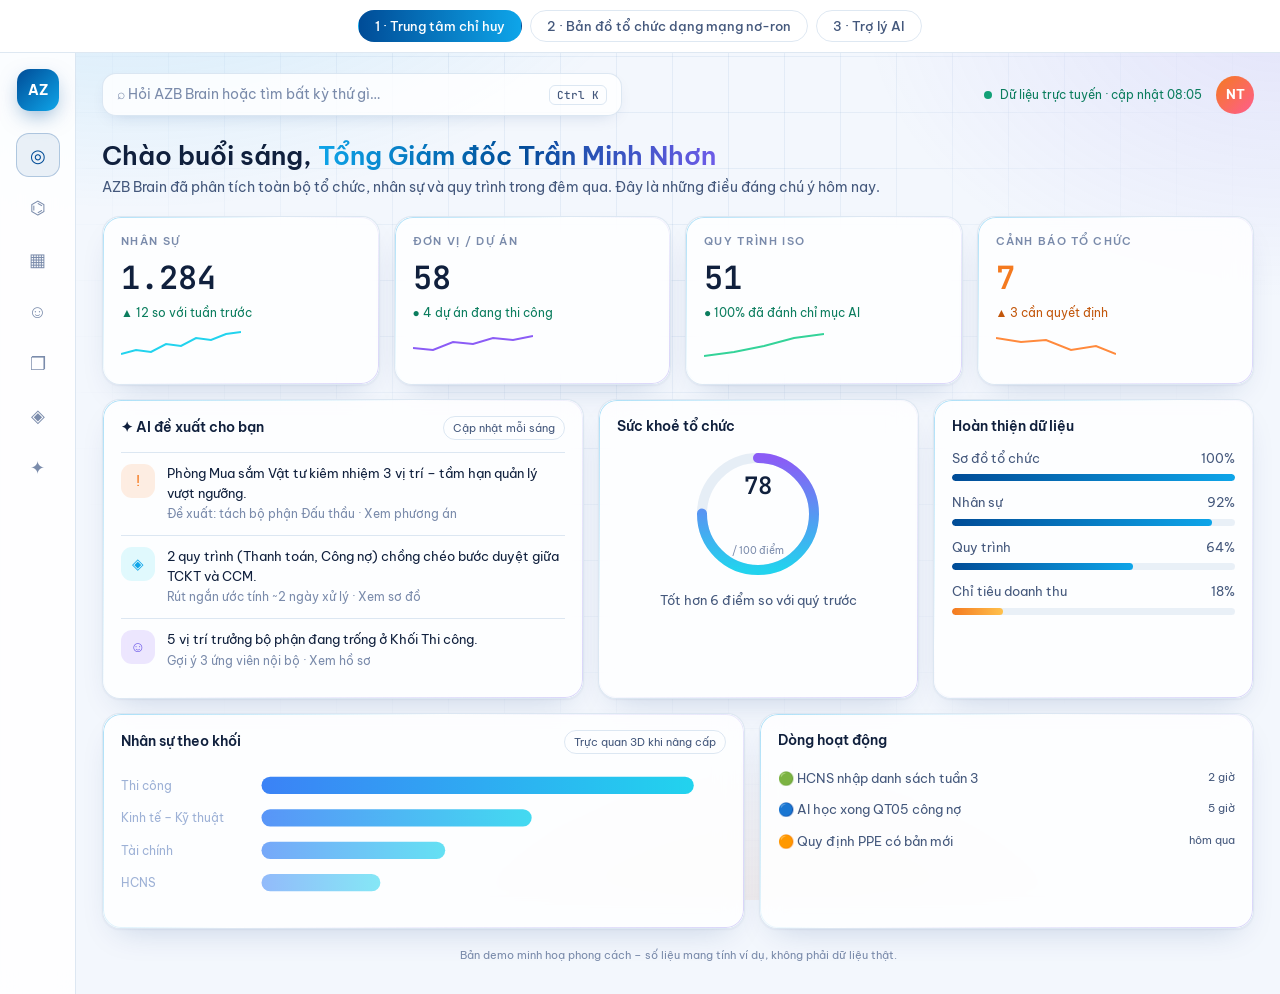
<file: _demo-ui/demo-sang.html>
<!doctype html>
<html lang="vi"><head><meta charset="utf-8"><meta name="viewport" content="width=device-width,initial-scale=1">
<title>AZB Brain – Demo bản sáng</title>
<link rel="stylesheet" href="https://fonts.googleapis.com/css2?family=Be+Vietnam+Pro:wght@300;400;500;600;700&family=JetBrains+Mono:wght@400;500&display=swap">
<style>
:root{--bg:#050a16;--bg2:#08122a;--glass:rgba(16,32,66,.55);--line:rgba(120,170,255,.16);--tx:#e8f0ff;--tx2:#9db1d6;--mut:#5f7399;--cy:#22d3ee;--bl:#3b82f6;--vi:#8b5cf6;--or:#ff8a3d;--gr:#34d399;--rd:#fb7185}
*{box-sizing:border-box}body{margin:0;font:14px/1.5 "Be Vietnam Pro",sans-serif;color:var(--tx);background:var(--bg);overflow-x:hidden}
body:before{content:"";position:fixed;inset:0;background:radial-gradient(900px 500px at 15% -10%,rgba(59,130,246,.28),transparent 60%),radial-gradient(700px 500px at 100% 10%,rgba(139,92,246,.2),transparent 60%),radial-gradient(600px 400px at 60% 110%,rgba(34,211,238,.14),transparent 60%);pointer-events:none}
body:after{content:"";position:fixed;inset:0;background-image:linear-gradient(var(--line) 1px,transparent 1px),linear-gradient(90deg,var(--line) 1px,transparent 1px);background-size:56px 56px;opacity:.18;mask-image:radial-gradient(ellipse at 50% 0,#000 20%,transparent 75%);pointer-events:none}
.demo-tabs{position:relative;z-index:5;display:flex;gap:8px;justify-content:center;padding:10px;background:#02050c;border-bottom:1px solid var(--line)}
.demo-tabs button{background:none;border:1px solid var(--line);color:var(--tx2);padding:7px 16px;border-radius:99px;font:500 13px "Be Vietnam Pro";cursor:pointer}
.demo-tabs button.on{background:linear-gradient(90deg,var(--bl),var(--cy));color:#02101f;border-color:transparent}
.app{position:relative;z-index:1;display:grid;grid-template-columns:76px 1fr;min-height:calc(100vh - 54px)}
.rail{border-right:1px solid var(--line);background:rgba(4,9,22,.7);backdrop-filter:blur(12px);display:flex;flex-direction:column;align-items:center;padding:16px 0;gap:8px}
.rail .lg{width:42px;height:42px;border-radius:13px;background:linear-gradient(135deg,var(--bl),var(--cy));display:grid;place-items:center;font-weight:700;color:#02101f;box-shadow:0 0 24px rgba(34,211,238,.45);margin-bottom:14px}
.rail i{width:44px;height:44px;border-radius:13px;display:grid;place-items:center;color:var(--mut);font-style:normal;font-size:18px}
.rail i.on{background:rgba(34,211,238,.12);color:var(--cy);box-shadow:inset 0 0 0 1px rgba(34,211,238,.4),0 0 18px rgba(34,211,238,.25)}
.main{padding:20px 26px 30px;min-width:0}
.top{display:flex;align-items:center;gap:14px;margin-bottom:20px}
.cmd{flex:1;max-width:520px;display:flex;align-items:center;gap:10px;padding:10px 14px;border-radius:14px;background:var(--glass);border:1px solid var(--line);color:var(--mut)}
.cmd kbd{margin-left:auto;font:500 11px "JetBrains Mono";border:1px solid var(--line);border-radius:6px;padding:2px 7px;color:var(--tx2)}
.live{display:flex;align-items:center;gap:8px;color:var(--gr);font-size:12px;margin-left:auto}.live b{width:8px;height:8px;border-radius:50%;background:var(--gr);box-shadow:0 0 0 0 rgba(52,211,153,.7);animation:p 2s infinite}
@keyframes p{70%{box-shadow:0 0 0 9px rgba(52,211,153,0)}100%{box-shadow:0 0 0 0 rgba(52,211,153,0)}}
.av{width:38px;height:38px;border-radius:50%;background:linear-gradient(135deg,var(--or),#ff5d8f);display:grid;place-items:center;font-weight:700;font-size:13px}
h1{font-size:26px;font-weight:600;margin:0}h1 span{background:linear-gradient(90deg,var(--cy),var(--bl),var(--vi));-webkit-background-clip:text;color:transparent}
.sub{color:var(--tx2);margin:2px 0 18px}
.g{display:grid;gap:14px}.g4{grid-template-columns:repeat(4,1fr)}.g3{grid-template-columns:1.5fr 1fr 1fr}.g2{grid-template-columns:1.3fr 1fr}
.card{background:var(--glass);border:1px solid var(--line);border-radius:18px;padding:16px 18px;backdrop-filter:blur(14px);position:relative;overflow:hidden}
.card:before{content:"";position:absolute;inset:0;border-radius:18px;padding:1px;background:linear-gradient(135deg,rgba(34,211,238,.35),transparent 40%,rgba(139,92,246,.3));-webkit-mask:linear-gradient(#000 0 0) content-box,linear-gradient(#000 0 0);-webkit-mask-composite:xor;mask-composite:exclude;pointer-events:none}
.lbl{font-size:11px;letter-spacing:.12em;text-transform:uppercase;color:var(--mut);font-weight:600}
.kpi .v{font-size:32px;font-weight:600;margin:4px 0 2px;font-family:"JetBrains Mono"}.kpi .d{font-size:12px;color:var(--gr)}.kpi .d.w{color:var(--or)}
.spark{height:34px;margin-top:6px}
.h{display:flex;align-items:center;justify-content:space-between;margin-bottom:12px}.h b{font-weight:600}
.pill{font-size:11px;padding:3px 9px;border-radius:99px;border:1px solid var(--line);color:var(--tx2)}
.ins{display:flex;gap:12px;padding:11px 0;border-top:1px solid var(--line)}.ins:first-of-type{border:0}
.dot{width:34px;height:34px;border-radius:11px;flex:none;display:grid;place-items:center;font-size:15px}
.ins p{margin:0;font-size:13px}.ins small{color:var(--mut)}
.bar{height:7px;border-radius:9px;background:rgba(255,255,255,.07);margin:6px 0 12px;overflow:hidden}.bar i{display:block;height:100%;border-radius:9px;background:linear-gradient(90deg,var(--bl),var(--cy))}
.row{display:flex;justify-content:space-between;font-size:13px;color:var(--tx2)}
.ring{width:130px;height:130px;margin:auto;position:relative}.ring svg{transform:rotate(-90deg)}.ring div{position:absolute;inset:0;display:grid;place-items:center;text-align:center;font:600 24px "JetBrains Mono"}.ring small{display:block;font:400 10px "Be Vietnam Pro";color:var(--mut)}
.scr{display:none}.scr.on{display:block}
#net{width:100%;height:560px;display:block}
.node-info{position:absolute;right:18px;top:18px;width:250px}
.chat{display:grid;grid-template-columns:230px 1fr;gap:14px;height:620px}
.msgs{display:flex;flex-direction:column;gap:14px;overflow:hidden;flex:1}
.m{max-width:78%;padding:12px 15px;border-radius:16px;font-size:13.5px}
.m.u{align-self:flex-end;background:linear-gradient(135deg,var(--bl),#2563eb);border-bottom-right-radius:4px}
.m.a{background:rgba(255,255,255,.05);border:1px solid var(--line);border-bottom-left-radius:4px}
.tool{font:500 11px "JetBrains Mono";color:var(--cy);background:rgba(34,211,238,.08);border:1px solid rgba(34,211,238,.25);border-radius:8px;padding:3px 8px;display:inline-block;margin:0 6px 6px 0}
.orb{width:54px;height:54px;border-radius:50%;background:radial-gradient(circle at 35% 30%,#a5f3fc,var(--cy) 35%,var(--bl) 70%,var(--vi));box-shadow:0 0 40px rgba(34,211,238,.6),0 0 90px rgba(139,92,246,.35);animation:o 4s ease-in-out infinite}
@keyframes o{50%{transform:scale(1.08);box-shadow:0 0 56px rgba(34,211,238,.8),0 0 120px rgba(139,92,246,.5)}}
.inp{display:flex;gap:10px;align-items:center;padding:10px 12px 10px 18px;border-radius:99px;border:1px solid rgba(34,211,238,.4);background:rgba(4,9,22,.7);box-shadow:0 0 28px rgba(34,211,238,.15);color:var(--mut)}
.inp b{margin-left:auto;width:36px;height:36px;border-radius:50%;background:linear-gradient(135deg,var(--cy),var(--bl));display:grid;place-items:center;color:#02101f}
.chip{display:block;padding:9px 12px;border:1px solid var(--line);border-radius:12px;margin-bottom:8px;font-size:12.5px;color:var(--tx2);background:rgba(255,255,255,.03)}
.note{text-align:center;color:var(--mut);font-size:11px;margin-top:18px}
@media(max-width:900px){.g4,.g3,.g2,.chat{grid-template-columns:1fr}.app{grid-template-columns:1fr}.rail{display:none}}
:root{--bg:#f3f7fd;--glass:rgba(255,255,255,.82);--line:rgba(0,76,151,.13);--tx:#10203d;--tx2:#44587c;--mut:#7a8bab;--cy:#0ea5e9;--bl:#004c97;--vi:#6d5ce8;--or:#f47a20;--gr:#12a077;--rd:#e11d48}
body:before{background:radial-gradient(900px 500px at 10% -10%,rgba(14,165,233,.16),transparent 60%),radial-gradient(700px 500px at 100% 0,rgba(109,92,232,.12),transparent 60%),radial-gradient(600px 400px at 60% 110%,rgba(244,122,32,.10),transparent 60%)}
body:after{opacity:.5}
.demo-tabs{background:#fff;border-bottom:1px solid var(--line)}
.demo-tabs button.on{color:#fff}
.rail{background:rgba(255,255,255,.85)}
.rail .lg{color:#fff;box-shadow:0 8px 22px -6px rgba(0,76,151,.55)}
.rail i.on{background:rgba(0,76,151,.08);color:var(--bl);box-shadow:inset 0 0 0 1px rgba(0,76,151,.25)}
.card{box-shadow:0 14px 34px -16px rgba(0,50,120,.22),0 1px 2px rgba(0,50,120,.06)}
.card:before{background:linear-gradient(135deg,rgba(14,165,233,.35),transparent 40%,rgba(109,92,232,.25))}
.cmd{box-shadow:0 6px 18px -10px rgba(0,50,120,.25)}
.bar{background:rgba(0,76,151,.08)}
.m.u{color:#fff}.m.a{background:#fff;box-shadow:0 6px 16px -10px rgba(0,50,120,.25)}
.chip{background:#fff}
.inp{background:#fff;border-color:rgba(14,165,233,.5);box-shadow:0 10px 26px -12px rgba(14,165,233,.5)}
.inp b{color:#fff}
.orb{box-shadow:0 8px 32px rgba(14,165,233,.5),0 0 60px rgba(109,92,232,.25)}
.tool{background:rgba(14,165,233,.08);border-color:rgba(14,165,233,.3);color:#0369a1}
.live{color:#0b7d5e}.kpi .d{color:#0b7d5e}.kpi .d.w{color:#c2570c}
.av{color:#fff}
</style></head><body>
<div class="demo-tabs"><button class="on" data-s="s1">1 · Trung tâm chỉ huy</button><button data-s="s2">2 · Bản đồ tổ chức dạng mạng nơ-ron</button><button data-s="s3">3 · Trợ lý AI</button></div>
<div class="app">
<aside class="rail"><div class="lg">AZ</div><i class="on">◎</i><i>⌬</i><i>▦</i><i>☺</i><i>❐</i><i>◈</i><i>✦</i></aside>
<div class="main">
<div class="top"><div class="cmd">⌕ Hỏi AZB Brain hoặc tìm bất kỳ thứ gì… <kbd>Ctrl K</kbd></div><div class="live"><b></b>Dữ liệu trực tuyến · cập nhật 08:05</div><div class="av">NT</div></div>

<section class="scr on" id="s1">
<h1>Chào buổi sáng, <span>Tổng Giám đốc Trần Minh Nhơn</span></h1>
<p class="sub">AZB Brain đã phân tích toàn bộ tổ chức, nhân sự và quy trình trong đêm qua. Đây là những điều đáng chú ý hôm nay.</p>
<div class="g g4">
<div class="card kpi"><div class="lbl">Nhân sự</div><div class="v" data-n="1284">0</div><div class="d">▲ 12 so với tuần trước</div><svg class="spark" viewBox="0 0 120 34"><polyline fill="none" stroke="#22d3ee" stroke-width="2" points="0,26 15,22 30,24 45,16 60,18 75,10 90,12 105,6 120,4"/></svg></div>
<div class="card kpi"><div class="lbl">Đơn vị / Dự án</div><div class="v" data-n="58">0</div><div class="d">● 4 dự án đang thi công</div><svg class="spark" viewBox="0 0 120 34"><polyline fill="none" stroke="#8b5cf6" stroke-width="2" points="0,20 20,22 40,14 60,16 80,10 100,12 120,8"/></svg></div>
<div class="card kpi"><div class="lbl">Quy trình ISO</div><div class="v" data-n="51">0</div><div class="d">● 100% đã đánh chỉ mục AI</div><svg class="spark" viewBox="0 0 120 34"><polyline fill="none" stroke="#34d399" stroke-width="2" points="0,28 30,24 60,18 90,10 120,6"/></svg></div>
<div class="card kpi"><div class="lbl">Cảnh báo tổ chức</div><div class="v" data-n="7" style="color:var(--or)">0</div><div class="d w">▲ 3 cần quyết định</div><svg class="spark" viewBox="0 0 120 34"><polyline fill="none" stroke="#ff8a3d" stroke-width="2" points="0,10 25,14 50,12 75,22 100,18 120,26"/></svg></div>
</div>
<div class="g g3" style="margin-top:14px">
<div class="card"><div class="h"><b>✦ AI đề xuất cho bạn</b><span class="pill">Cập nhật mỗi sáng</span></div>
<div class="ins"><div class="dot" style="background:rgba(255,138,61,.15);color:var(--or)">!</div><div><p>Phòng Mua sắm Vật tư kiêm nhiệm 3 vị trí – tầm hạn quản lý vượt ngưỡng.</p><small>Đề xuất: tách bộ phận Đấu thầu · Xem phương án</small></div></div>
<div class="ins"><div class="dot" style="background:rgba(34,211,238,.13);color:var(--cy)">◈</div><div><p>2 quy trình (Thanh toán, Công nợ) chồng chéo bước duyệt giữa TCKT và CCM.</p><small>Rút ngắn ước tính ~2 ngày xử lý · Xem sơ đồ</small></div></div>
<div class="ins"><div class="dot" style="background:rgba(139,92,246,.15);color:var(--vi)">☺</div><div><p>5 vị trí trưởng bộ phận đang trống ở Khối Thi công.</p><small>Gợi ý 3 ứng viên nội bộ · Xem hồ sơ</small></div></div></div>
<div class="card"><div class="h"><b>Sức khoẻ tổ chức</b></div><div class="ring"><svg width="130" height="130"><circle cx="65" cy="65" r="56" fill="none" stroke="rgba(0,76,151,.09)" stroke-width="10"/><circle cx="65" cy="65" r="56" fill="none" stroke="url(#gg)" stroke-width="10" stroke-linecap="round" stroke-dasharray="352" stroke-dashoffset="88"/><defs><linearGradient id="gg"><stop offset="0" stop-color="#22d3ee"/><stop offset="1" stop-color="#8b5cf6"/></linearGradient></defs></svg><div>78<small>/ 100 điểm</small></div></div><p class="row" style="justify-content:center;margin:12px 0 0">Tốt hơn 6 điểm so với quý trước</p></div>
<div class="card"><div class="h"><b>Hoàn thiện dữ liệu</b></div>
<div class="row"><span>Sơ đồ tổ chức</span><span>100%</span></div><div class="bar"><i style="width:100%"></i></div>
<div class="row"><span>Nhân sự</span><span>92%</span></div><div class="bar"><i style="width:92%"></i></div>
<div class="row"><span>Quy trình</span><span>64%</span></div><div class="bar"><i style="width:64%"></i></div>
<div class="row"><span>Chỉ tiêu doanh thu</span><span>18%</span></div><div class="bar"><i style="width:18%;background:linear-gradient(90deg,var(--or),#ffc14d)"></i></div></div>
</div>
<div class="g g2" style="margin-top:14px">
<div class="card"><div class="h"><b>Nhân sự theo khối</b><span class="pill">Trực quan 3D khi nâng cấp</span></div><svg viewBox="0 0 560 130" width="100%"><g font-size="11" fill="#9db1d6"><text x="0" y="22">Thi công</text><text x="0" y="52">Kinh tế – Kỹ thuật</text><text x="0" y="82">Tài chính</text><text x="0" y="112">HCNS</text></g><g><rect x="130" y="10" width="400" height="16" rx="8" fill="url(#b1)"/><rect x="130" y="40" width="250" height="16" rx="8" fill="url(#b1)" opacity=".85"/><rect x="130" y="70" width="170" height="16" rx="8" fill="url(#b1)" opacity=".7"/><rect x="130" y="100" width="110" height="16" rx="8" fill="url(#b1)" opacity=".55"/></g><defs><linearGradient id="b1"><stop offset="0" stop-color="#3b82f6"/><stop offset="1" stop-color="#22d3ee"/></linearGradient></defs></svg></div>
<div class="card"><div class="h"><b>Dòng hoạt động</b></div><div class="row" style="padding:6px 0"><span>🟢 HCNS nhập danh sách tuần 3</span><small>2 giờ</small></div><div class="row" style="padding:6px 0"><span>🔵 AI học xong QT05 công nợ</span><small>5 giờ</small></div><div class="row" style="padding:6px 0"><span>🟠 Quy định PPE có bản mới</span><small>hôm qua</small></div></div>
</div></section>

<section class="scr" id="s2">
<h1>Bản đồ <span>tổ chức sống</span></h1>
<p class="sub">Mỗi nút là một đơn vị, kích thước theo quy mô nhân sự, màu theo khối. Rê chuột để xem, nhấp để đi sâu.</p>
<div class="card" style="padding:0"><canvas id="net"></canvas>
<div class="node-info card" id="ni"><div class="lbl">Đơn vị đang chọn</div><b style="font-size:17px;display:block;margin:4px 0">Ban Tổng Giám đốc</b><div class="row"><span>Trưởng đơn vị</span><span style="color:var(--tx)">Trần Minh Nhơn</span></div><div class="row"><span>Nhân sự</span><span style="color:var(--tx)">12</span></div><div class="row"><span>Đơn vị trực thuộc</span><span style="color:var(--tx)">6</span></div><div class="bar"><i style="width:82%"></i></div><span class="pill" style="color:var(--gr)">● Cấu trúc ổn định</span></div></div>
</section>

<section class="scr" id="s3">
<h1>Trợ lý <span>AZB Brain</span></h1>
<p class="sub">Hỏi bằng tiếng Việt tự nhiên. AI tra cứu dữ liệu thật và dẫn nguồn.</p>
<div class="chat"><div class="card"><div class="lbl" style="margin-bottom:10px">Gợi ý nhanh</div><span class="chip">Phòng nào đang quá tải?</span><span class="chip">Đề xuất cải tiến quy trình thanh toán</span><span class="chip">Vị trí nào đang trống?</span><span class="chip">So sánh nhân sự các khối</span><div class="lbl" style="margin:16px 0 8px">Hôm nay</div><span class="chip">Cơ cấu Khối Thi công</span><span class="chip">Quy trình tuyển dụng</span></div>
<div class="card" style="display:flex;flex-direction:column;gap:14px"><div class="msgs">
<div class="m u">Phòng nào đang kiêm nhiệm nhiều nhất và nên xử lý thế nào?</div>
<div class="m a"><span class="tool">⌕ tra_cuu_nhan_su</span><span class="tool">⌕ chi_dau_to_chuc</span><span class="tool">⌕ doc_quy_trinh QT04-VT</span><br><br>Mình tìm thấy <b>3 đơn vị</b> có chỉ số kiêm nhiệm cao:<br>1. <b>Phòng Mua sắm Vật tư</b> – 3 vị trí kiêm nhiệm, tầm hạn quản lý 11.<br>2. <b>Phòng Máy móc thiết bị</b> – 2 vị trí.<br>3. <b>Ban HSSE</b> – 2 vị trí.<br><br><b>Đề xuất:</b> tách bộ phận Đấu thầu khỏi Mua sắm, bổ sung 1 chuyên viên. Nguồn: <span style="color:var(--cy)">QT04-VT §5.2</span> · <span style="color:var(--cy)">Sơ đồ REV02</span></div></div>
<div style="display:flex;gap:14px;align-items:center"><div class="orb"></div><div class="inp" style="flex:1">Hỏi tiếp về tổ chức, nhân sự, quy trình…<b>➤</b></div></div></div></div>
</section>
<div class="note">Bản demo minh hoạ phong cách – số liệu mang tính ví dụ, không phải dữ liệu thật.</div>
</div></div>
<script>
document.querySelectorAll('.demo-tabs button').forEach(b=>b.onclick=()=>{document.querySelectorAll('.demo-tabs button,.scr').forEach(x=>x.classList.remove('on'));b.classList.add('on');document.getElementById(b.dataset.s).classList.add('on');if(b.dataset.s=='s2')draw()});
document.querySelectorAll('[data-n]').forEach(e=>{const t=+e.dataset.n;let c=0;const i=setInterval(()=>{c+=Math.ceil(t/40);if(c>=t){c=t;clearInterval(i)}e.textContent=c.toLocaleString('vi-VN')},25)});
const cv=document.getElementById('net'),cx=cv.getContext('2d');let N=[],L=[],T=0,run=false;
function init(){const w=cv.width=cv.clientWidth*devicePixelRatio,h=cv.height=cv.clientHeight*devicePixelRatio;cx.setTransform(1,0,0,1,0,0);const W=cv.clientWidth,H=cv.clientHeight;cx.scale(devicePixelRatio,devicePixelRatio);
const cols=['#3b82f6','#22d3ee','#8b5cf6','#34d399','#ff8a3d','#fb7185'];N=[{x:W/2-80,y:H/2,r:30,c:'#004c97',l:'TGĐ'}];L=[];
const groups=['Thi công','Kinh tế KT','Tài chính','HCNS','Thương mại','HSSE'];
groups.forEach((g,i)=>{const a=i/6*Math.PI*2-.5,R=Math.min(W,H)*.3,gx=W/2-80+Math.cos(a)*R*1.35,gy=H/2+Math.sin(a)*R;N.push({x:gx,y:gy,r:20,c:cols[i],l:g});L.push([0,N.length-1]);const gi=N.length-1;
for(let k=0;k<5;k++){const b=a+(k-2)*.28,rr=R*.55;N.push({x:gx+Math.cos(b)*rr*1.3,y:gy+Math.sin(b)*rr,r:7+Math.random()*5,c:cols[i],l:'',ph:Math.random()*6});L.push([gi,N.length-1])}})}
function draw(){init();run=true}
function loop(){if(run&&document.getElementById('s2').classList.contains('on')){T+=.02;const W=cv.clientWidth,H=cv.clientHeight;cx.clearRect(0,0,W,H);
L.forEach(([a,b],i)=>{const p=N[a],q=N[b];cx.strokeStyle='rgba(0,76,151,.22)';cx.lineWidth=1;cx.beginPath();cx.moveTo(p.x,p.y);cx.lineTo(q.x,q.y);cx.stroke();const t=(T*.6+i*.13)%1;cx.fillStyle='#0ea5e9';cx.shadowColor='#0ea5e9';cx.shadowBlur=10;cx.beginPath();cx.arc(p.x+(q.x-p.x)*t,p.y+(q.y-p.y)*t,2,0,7);cx.fill();cx.shadowBlur=0});
N.forEach((n,i)=>{const pr=n.r+Math.sin(T*2+(n.ph||0))*1.2;const g=cx.createRadialGradient(n.x,n.y,0,n.x,n.y,pr*2.6);g.addColorStop(0,n.c+'40');g.addColorStop(1,n.c+'00');cx.fillStyle=g;cx.beginPath();cx.arc(n.x,n.y,pr*2.6,0,7);cx.fill();cx.fillStyle='#ffffff';cx.strokeStyle=n.c;cx.lineWidth=2;cx.beginPath();cx.arc(n.x,n.y,pr,0,7);cx.fill();cx.stroke();
if(n.l){cx.fillStyle='#10203d';cx.font='600 12px "Be Vietnam Pro"';cx.textAlign='center';cx.fillText(n.l,n.x,n.y+pr+18)}})}requestAnimationFrame(loop)}
loop();addEventListener('resize',()=>{if(run)init()});
</script></body></html>
</file>
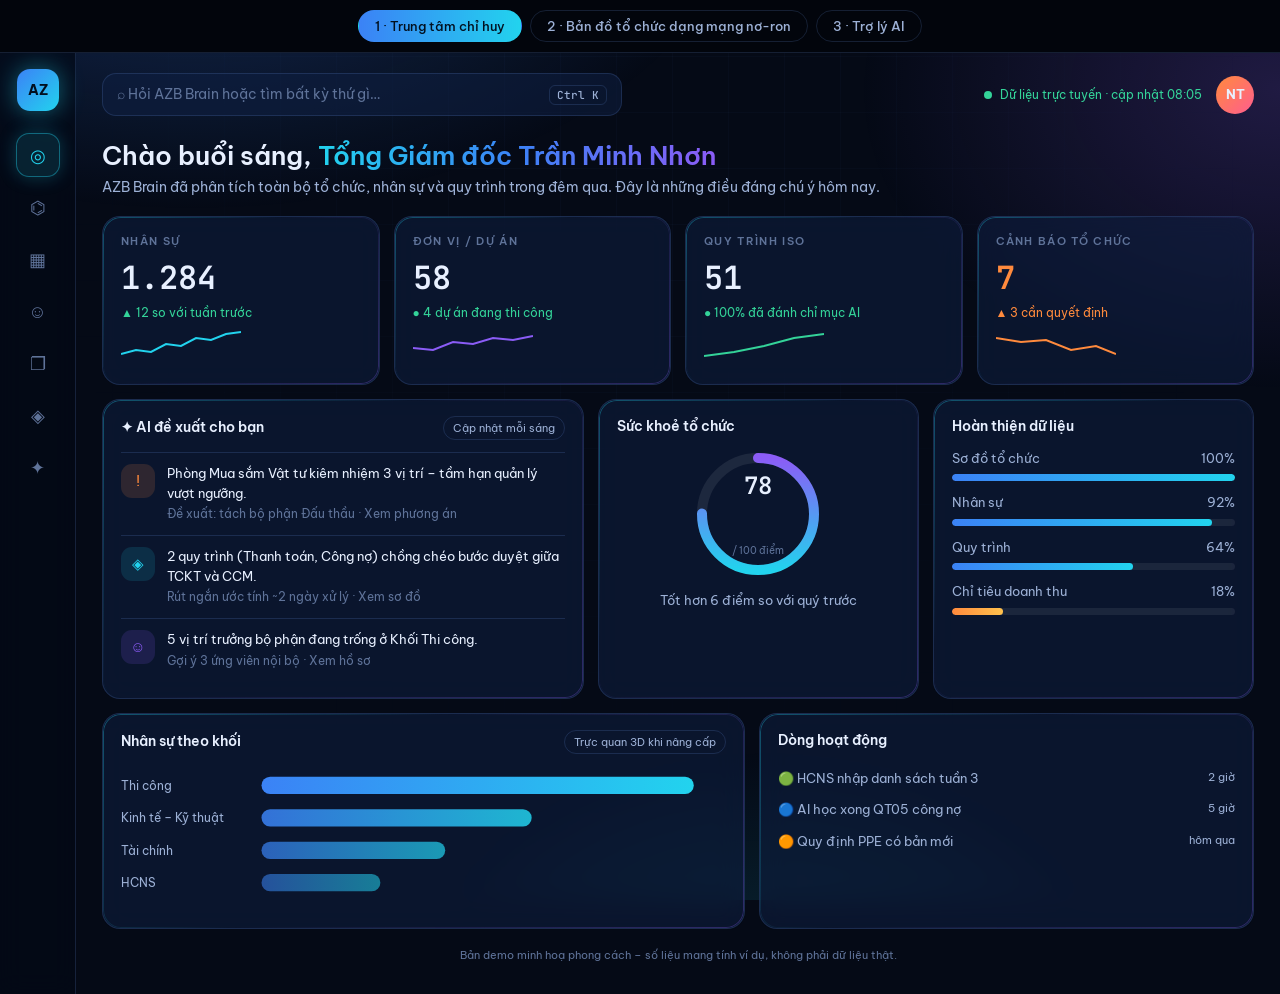
<file: _demo-ui/demo.html>
<!doctype html>
<html lang="vi"><head><meta charset="utf-8"><meta name="viewport" content="width=device-width,initial-scale=1">
<title>AZB Brain – Demo giao diện Neural Command</title>
<link rel="stylesheet" href="https://fonts.googleapis.com/css2?family=Be+Vietnam+Pro:wght@300;400;500;600;700&family=JetBrains+Mono:wght@400;500&display=swap">
<style>
:root{--bg:#050a16;--bg2:#08122a;--glass:rgba(16,32,66,.55);--line:rgba(120,170,255,.16);--tx:#e8f0ff;--tx2:#9db1d6;--mut:#5f7399;--cy:#22d3ee;--bl:#3b82f6;--vi:#8b5cf6;--or:#ff8a3d;--gr:#34d399;--rd:#fb7185}
*{box-sizing:border-box}body{margin:0;font:14px/1.5 "Be Vietnam Pro",sans-serif;color:var(--tx);background:var(--bg);overflow-x:hidden}
body:before{content:"";position:fixed;inset:0;background:radial-gradient(900px 500px at 15% -10%,rgba(59,130,246,.28),transparent 60%),radial-gradient(700px 500px at 100% 10%,rgba(139,92,246,.2),transparent 60%),radial-gradient(600px 400px at 60% 110%,rgba(34,211,238,.14),transparent 60%);pointer-events:none}
body:after{content:"";position:fixed;inset:0;background-image:linear-gradient(var(--line) 1px,transparent 1px),linear-gradient(90deg,var(--line) 1px,transparent 1px);background-size:56px 56px;opacity:.18;mask-image:radial-gradient(ellipse at 50% 0,#000 20%,transparent 75%);pointer-events:none}
.demo-tabs{position:relative;z-index:5;display:flex;gap:8px;justify-content:center;padding:10px;background:#02050c;border-bottom:1px solid var(--line)}
.demo-tabs button{background:none;border:1px solid var(--line);color:var(--tx2);padding:7px 16px;border-radius:99px;font:500 13px "Be Vietnam Pro";cursor:pointer}
.demo-tabs button.on{background:linear-gradient(90deg,var(--bl),var(--cy));color:#02101f;border-color:transparent}
.app{position:relative;z-index:1;display:grid;grid-template-columns:76px 1fr;min-height:calc(100vh - 54px)}
.rail{border-right:1px solid var(--line);background:rgba(4,9,22,.7);backdrop-filter:blur(12px);display:flex;flex-direction:column;align-items:center;padding:16px 0;gap:8px}
.rail .lg{width:42px;height:42px;border-radius:13px;background:linear-gradient(135deg,var(--bl),var(--cy));display:grid;place-items:center;font-weight:700;color:#02101f;box-shadow:0 0 24px rgba(34,211,238,.45);margin-bottom:14px}
.rail i{width:44px;height:44px;border-radius:13px;display:grid;place-items:center;color:var(--mut);font-style:normal;font-size:18px}
.rail i.on{background:rgba(34,211,238,.12);color:var(--cy);box-shadow:inset 0 0 0 1px rgba(34,211,238,.4),0 0 18px rgba(34,211,238,.25)}
.main{padding:20px 26px 30px;min-width:0}
.top{display:flex;align-items:center;gap:14px;margin-bottom:20px}
.cmd{flex:1;max-width:520px;display:flex;align-items:center;gap:10px;padding:10px 14px;border-radius:14px;background:var(--glass);border:1px solid var(--line);color:var(--mut)}
.cmd kbd{margin-left:auto;font:500 11px "JetBrains Mono";border:1px solid var(--line);border-radius:6px;padding:2px 7px;color:var(--tx2)}
.live{display:flex;align-items:center;gap:8px;color:var(--gr);font-size:12px;margin-left:auto}.live b{width:8px;height:8px;border-radius:50%;background:var(--gr);box-shadow:0 0 0 0 rgba(52,211,153,.7);animation:p 2s infinite}
@keyframes p{70%{box-shadow:0 0 0 9px rgba(52,211,153,0)}100%{box-shadow:0 0 0 0 rgba(52,211,153,0)}}
.av{width:38px;height:38px;border-radius:50%;background:linear-gradient(135deg,var(--or),#ff5d8f);display:grid;place-items:center;font-weight:700;font-size:13px}
h1{font-size:26px;font-weight:600;margin:0}h1 span{background:linear-gradient(90deg,var(--cy),var(--bl),var(--vi));-webkit-background-clip:text;color:transparent}
.sub{color:var(--tx2);margin:2px 0 18px}
.g{display:grid;gap:14px}.g4{grid-template-columns:repeat(4,1fr)}.g3{grid-template-columns:1.5fr 1fr 1fr}.g2{grid-template-columns:1.3fr 1fr}
.card{background:var(--glass);border:1px solid var(--line);border-radius:18px;padding:16px 18px;backdrop-filter:blur(14px);position:relative;overflow:hidden}
.card:before{content:"";position:absolute;inset:0;border-radius:18px;padding:1px;background:linear-gradient(135deg,rgba(34,211,238,.35),transparent 40%,rgba(139,92,246,.3));-webkit-mask:linear-gradient(#000 0 0) content-box,linear-gradient(#000 0 0);-webkit-mask-composite:xor;mask-composite:exclude;pointer-events:none}
.lbl{font-size:11px;letter-spacing:.12em;text-transform:uppercase;color:var(--mut);font-weight:600}
.kpi .v{font-size:32px;font-weight:600;margin:4px 0 2px;font-family:"JetBrains Mono"}.kpi .d{font-size:12px;color:var(--gr)}.kpi .d.w{color:var(--or)}
.spark{height:34px;margin-top:6px}
.h{display:flex;align-items:center;justify-content:space-between;margin-bottom:12px}.h b{font-weight:600}
.pill{font-size:11px;padding:3px 9px;border-radius:99px;border:1px solid var(--line);color:var(--tx2)}
.ins{display:flex;gap:12px;padding:11px 0;border-top:1px solid var(--line)}.ins:first-of-type{border:0}
.dot{width:34px;height:34px;border-radius:11px;flex:none;display:grid;place-items:center;font-size:15px}
.ins p{margin:0;font-size:13px}.ins small{color:var(--mut)}
.bar{height:7px;border-radius:9px;background:rgba(255,255,255,.07);margin:6px 0 12px;overflow:hidden}.bar i{display:block;height:100%;border-radius:9px;background:linear-gradient(90deg,var(--bl),var(--cy))}
.row{display:flex;justify-content:space-between;font-size:13px;color:var(--tx2)}
.ring{width:130px;height:130px;margin:auto;position:relative}.ring svg{transform:rotate(-90deg)}.ring div{position:absolute;inset:0;display:grid;place-items:center;text-align:center;font:600 24px "JetBrains Mono"}.ring small{display:block;font:400 10px "Be Vietnam Pro";color:var(--mut)}
.scr{display:none}.scr.on{display:block}
#net{width:100%;height:560px;display:block}
.node-info{position:absolute;right:18px;top:18px;width:250px}
.chat{display:grid;grid-template-columns:230px 1fr;gap:14px;height:620px}
.msgs{display:flex;flex-direction:column;gap:14px;overflow:hidden;flex:1}
.m{max-width:78%;padding:12px 15px;border-radius:16px;font-size:13.5px}
.m.u{align-self:flex-end;background:linear-gradient(135deg,var(--bl),#2563eb);border-bottom-right-radius:4px}
.m.a{background:rgba(255,255,255,.05);border:1px solid var(--line);border-bottom-left-radius:4px}
.tool{font:500 11px "JetBrains Mono";color:var(--cy);background:rgba(34,211,238,.08);border:1px solid rgba(34,211,238,.25);border-radius:8px;padding:3px 8px;display:inline-block;margin:0 6px 6px 0}
.orb{width:54px;height:54px;border-radius:50%;background:radial-gradient(circle at 35% 30%,#a5f3fc,var(--cy) 35%,var(--bl) 70%,var(--vi));box-shadow:0 0 40px rgba(34,211,238,.6),0 0 90px rgba(139,92,246,.35);animation:o 4s ease-in-out infinite}
@keyframes o{50%{transform:scale(1.08);box-shadow:0 0 56px rgba(34,211,238,.8),0 0 120px rgba(139,92,246,.5)}}
.inp{display:flex;gap:10px;align-items:center;padding:10px 12px 10px 18px;border-radius:99px;border:1px solid rgba(34,211,238,.4);background:rgba(4,9,22,.7);box-shadow:0 0 28px rgba(34,211,238,.15);color:var(--mut)}
.inp b{margin-left:auto;width:36px;height:36px;border-radius:50%;background:linear-gradient(135deg,var(--cy),var(--bl));display:grid;place-items:center;color:#02101f}
.chip{display:block;padding:9px 12px;border:1px solid var(--line);border-radius:12px;margin-bottom:8px;font-size:12.5px;color:var(--tx2);background:rgba(255,255,255,.03)}
.note{text-align:center;color:var(--mut);font-size:11px;margin-top:18px}
@media(max-width:900px){.g4,.g3,.g2,.chat{grid-template-columns:1fr}.app{grid-template-columns:1fr}.rail{display:none}}
</style></head><body>
<div class="demo-tabs"><button class="on" data-s="s1">1 · Trung tâm chỉ huy</button><button data-s="s2">2 · Bản đồ tổ chức dạng mạng nơ-ron</button><button data-s="s3">3 · Trợ lý AI</button></div>
<div class="app">
<aside class="rail"><div class="lg">AZ</div><i class="on">◎</i><i>⌬</i><i>▦</i><i>☺</i><i>❐</i><i>◈</i><i>✦</i></aside>
<div class="main">
<div class="top"><div class="cmd">⌕ Hỏi AZB Brain hoặc tìm bất kỳ thứ gì… <kbd>Ctrl K</kbd></div><div class="live"><b></b>Dữ liệu trực tuyến · cập nhật 08:05</div><div class="av">NT</div></div>

<section class="scr on" id="s1">
<h1>Chào buổi sáng, <span>Tổng Giám đốc Trần Minh Nhơn</span></h1>
<p class="sub">AZB Brain đã phân tích toàn bộ tổ chức, nhân sự và quy trình trong đêm qua. Đây là những điều đáng chú ý hôm nay.</p>
<div class="g g4">
<div class="card kpi"><div class="lbl">Nhân sự</div><div class="v" data-n="1284">0</div><div class="d">▲ 12 so với tuần trước</div><svg class="spark" viewBox="0 0 120 34"><polyline fill="none" stroke="#22d3ee" stroke-width="2" points="0,26 15,22 30,24 45,16 60,18 75,10 90,12 105,6 120,4"/></svg></div>
<div class="card kpi"><div class="lbl">Đơn vị / Dự án</div><div class="v" data-n="58">0</div><div class="d">● 4 dự án đang thi công</div><svg class="spark" viewBox="0 0 120 34"><polyline fill="none" stroke="#8b5cf6" stroke-width="2" points="0,20 20,22 40,14 60,16 80,10 100,12 120,8"/></svg></div>
<div class="card kpi"><div class="lbl">Quy trình ISO</div><div class="v" data-n="51">0</div><div class="d">● 100% đã đánh chỉ mục AI</div><svg class="spark" viewBox="0 0 120 34"><polyline fill="none" stroke="#34d399" stroke-width="2" points="0,28 30,24 60,18 90,10 120,6"/></svg></div>
<div class="card kpi"><div class="lbl">Cảnh báo tổ chức</div><div class="v" data-n="7" style="color:var(--or)">0</div><div class="d w">▲ 3 cần quyết định</div><svg class="spark" viewBox="0 0 120 34"><polyline fill="none" stroke="#ff8a3d" stroke-width="2" points="0,10 25,14 50,12 75,22 100,18 120,26"/></svg></div>
</div>
<div class="g g3" style="margin-top:14px">
<div class="card"><div class="h"><b>✦ AI đề xuất cho bạn</b><span class="pill">Cập nhật mỗi sáng</span></div>
<div class="ins"><div class="dot" style="background:rgba(255,138,61,.15);color:var(--or)">!</div><div><p>Phòng Mua sắm Vật tư kiêm nhiệm 3 vị trí – tầm hạn quản lý vượt ngưỡng.</p><small>Đề xuất: tách bộ phận Đấu thầu · Xem phương án</small></div></div>
<div class="ins"><div class="dot" style="background:rgba(34,211,238,.13);color:var(--cy)">◈</div><div><p>2 quy trình (Thanh toán, Công nợ) chồng chéo bước duyệt giữa TCKT và CCM.</p><small>Rút ngắn ước tính ~2 ngày xử lý · Xem sơ đồ</small></div></div>
<div class="ins"><div class="dot" style="background:rgba(139,92,246,.15);color:var(--vi)">☺</div><div><p>5 vị trí trưởng bộ phận đang trống ở Khối Thi công.</p><small>Gợi ý 3 ứng viên nội bộ · Xem hồ sơ</small></div></div></div>
<div class="card"><div class="h"><b>Sức khoẻ tổ chức</b></div><div class="ring"><svg width="130" height="130"><circle cx="65" cy="65" r="56" fill="none" stroke="rgba(255,255,255,.08)" stroke-width="10"/><circle cx="65" cy="65" r="56" fill="none" stroke="url(#gg)" stroke-width="10" stroke-linecap="round" stroke-dasharray="352" stroke-dashoffset="88"/><defs><linearGradient id="gg"><stop offset="0" stop-color="#22d3ee"/><stop offset="1" stop-color="#8b5cf6"/></linearGradient></defs></svg><div>78<small>/ 100 điểm</small></div></div><p class="row" style="justify-content:center;margin:12px 0 0">Tốt hơn 6 điểm so với quý trước</p></div>
<div class="card"><div class="h"><b>Hoàn thiện dữ liệu</b></div>
<div class="row"><span>Sơ đồ tổ chức</span><span>100%</span></div><div class="bar"><i style="width:100%"></i></div>
<div class="row"><span>Nhân sự</span><span>92%</span></div><div class="bar"><i style="width:92%"></i></div>
<div class="row"><span>Quy trình</span><span>64%</span></div><div class="bar"><i style="width:64%"></i></div>
<div class="row"><span>Chỉ tiêu doanh thu</span><span>18%</span></div><div class="bar"><i style="width:18%;background:linear-gradient(90deg,var(--or),#ffc14d)"></i></div></div>
</div>
<div class="g g2" style="margin-top:14px">
<div class="card"><div class="h"><b>Nhân sự theo khối</b><span class="pill">Trực quan 3D khi nâng cấp</span></div><svg viewBox="0 0 560 130" width="100%"><g font-size="11" fill="#9db1d6"><text x="0" y="22">Thi công</text><text x="0" y="52">Kinh tế – Kỹ thuật</text><text x="0" y="82">Tài chính</text><text x="0" y="112">HCNS</text></g><g><rect x="130" y="10" width="400" height="16" rx="8" fill="url(#b1)"/><rect x="130" y="40" width="250" height="16" rx="8" fill="url(#b1)" opacity=".85"/><rect x="130" y="70" width="170" height="16" rx="8" fill="url(#b1)" opacity=".7"/><rect x="130" y="100" width="110" height="16" rx="8" fill="url(#b1)" opacity=".55"/></g><defs><linearGradient id="b1"><stop offset="0" stop-color="#3b82f6"/><stop offset="1" stop-color="#22d3ee"/></linearGradient></defs></svg></div>
<div class="card"><div class="h"><b>Dòng hoạt động</b></div><div class="row" style="padding:6px 0"><span>🟢 HCNS nhập danh sách tuần 3</span><small>2 giờ</small></div><div class="row" style="padding:6px 0"><span>🔵 AI học xong QT05 công nợ</span><small>5 giờ</small></div><div class="row" style="padding:6px 0"><span>🟠 Quy định PPE có bản mới</span><small>hôm qua</small></div></div>
</div></section>

<section class="scr" id="s2">
<h1>Bản đồ <span>tổ chức sống</span></h1>
<p class="sub">Mỗi nút là một đơn vị, kích thước theo quy mô nhân sự, màu theo khối. Rê chuột để xem, nhấp để đi sâu.</p>
<div class="card" style="padding:0"><canvas id="net"></canvas>
<div class="node-info card" id="ni"><div class="lbl">Đơn vị đang chọn</div><b style="font-size:17px;display:block;margin:4px 0">Ban Tổng Giám đốc</b><div class="row"><span>Trưởng đơn vị</span><span style="color:var(--tx)">Trần Minh Nhơn</span></div><div class="row"><span>Nhân sự</span><span style="color:var(--tx)">12</span></div><div class="row"><span>Đơn vị trực thuộc</span><span style="color:var(--tx)">6</span></div><div class="bar"><i style="width:82%"></i></div><span class="pill" style="color:var(--gr)">● Cấu trúc ổn định</span></div></div>
</section>

<section class="scr" id="s3">
<h1>Trợ lý <span>AZB Brain</span></h1>
<p class="sub">Hỏi bằng tiếng Việt tự nhiên. AI tra cứu dữ liệu thật và dẫn nguồn.</p>
<div class="chat"><div class="card"><div class="lbl" style="margin-bottom:10px">Gợi ý nhanh</div><span class="chip">Phòng nào đang quá tải?</span><span class="chip">Đề xuất cải tiến quy trình thanh toán</span><span class="chip">Vị trí nào đang trống?</span><span class="chip">So sánh nhân sự các khối</span><div class="lbl" style="margin:16px 0 8px">Hôm nay</div><span class="chip">Cơ cấu Khối Thi công</span><span class="chip">Quy trình tuyển dụng</span></div>
<div class="card" style="display:flex;flex-direction:column;gap:14px"><div class="msgs">
<div class="m u">Phòng nào đang kiêm nhiệm nhiều nhất và nên xử lý thế nào?</div>
<div class="m a"><span class="tool">⌕ tra_cuu_nhan_su</span><span class="tool">⌕ chi_dau_to_chuc</span><span class="tool">⌕ doc_quy_trinh QT04-VT</span><br><br>Mình tìm thấy <b>3 đơn vị</b> có chỉ số kiêm nhiệm cao:<br>1. <b>Phòng Mua sắm Vật tư</b> – 3 vị trí kiêm nhiệm, tầm hạn quản lý 11.<br>2. <b>Phòng Máy móc thiết bị</b> – 2 vị trí.<br>3. <b>Ban HSSE</b> – 2 vị trí.<br><br><b>Đề xuất:</b> tách bộ phận Đấu thầu khỏi Mua sắm, bổ sung 1 chuyên viên. Nguồn: <span style="color:var(--cy)">QT04-VT §5.2</span> · <span style="color:var(--cy)">Sơ đồ REV02</span></div></div>
<div style="display:flex;gap:14px;align-items:center"><div class="orb"></div><div class="inp" style="flex:1">Hỏi tiếp về tổ chức, nhân sự, quy trình…<b>➤</b></div></div></div></div>
</section>
<div class="note">Bản demo minh hoạ phong cách – số liệu mang tính ví dụ, không phải dữ liệu thật.</div>
</div></div>
<script>
document.querySelectorAll('.demo-tabs button').forEach(b=>b.onclick=()=>{document.querySelectorAll('.demo-tabs button,.scr').forEach(x=>x.classList.remove('on'));b.classList.add('on');document.getElementById(b.dataset.s).classList.add('on');if(b.dataset.s=='s2')draw()});
document.querySelectorAll('[data-n]').forEach(e=>{const t=+e.dataset.n;let c=0;const i=setInterval(()=>{c+=Math.ceil(t/40);if(c>=t){c=t;clearInterval(i)}e.textContent=c.toLocaleString('vi-VN')},25)});
const cv=document.getElementById('net'),cx=cv.getContext('2d');let N=[],L=[],T=0,run=false;
function init(){const w=cv.width=cv.clientWidth*devicePixelRatio,h=cv.height=cv.clientHeight*devicePixelRatio;cx.setTransform(1,0,0,1,0,0);const W=cv.clientWidth,H=cv.clientHeight;cx.scale(devicePixelRatio,devicePixelRatio);
const cols=['#3b82f6','#22d3ee','#8b5cf6','#34d399','#ff8a3d','#fb7185'];N=[{x:W/2-80,y:H/2,r:30,c:'#ffffff',l:'TGĐ'}];L=[];
const groups=['Thi công','Kinh tế KT','Tài chính','HCNS','Thương mại','HSSE'];
groups.forEach((g,i)=>{const a=i/6*Math.PI*2-.5,R=Math.min(W,H)*.3,gx=W/2-80+Math.cos(a)*R*1.35,gy=H/2+Math.sin(a)*R;N.push({x:gx,y:gy,r:20,c:cols[i],l:g});L.push([0,N.length-1]);const gi=N.length-1;
for(let k=0;k<5;k++){const b=a+(k-2)*.28,rr=R*.55;N.push({x:gx+Math.cos(b)*rr*1.3,y:gy+Math.sin(b)*rr,r:7+Math.random()*5,c:cols[i],l:'',ph:Math.random()*6});L.push([gi,N.length-1])}})}
function draw(){init();run=true}
function loop(){if(run&&document.getElementById('s2').classList.contains('on')){T+=.02;const W=cv.clientWidth,H=cv.clientHeight;cx.clearRect(0,0,W,H);
L.forEach(([a,b],i)=>{const p=N[a],q=N[b];cx.strokeStyle='rgba(120,170,255,.22)';cx.lineWidth=1;cx.beginPath();cx.moveTo(p.x,p.y);cx.lineTo(q.x,q.y);cx.stroke();const t=(T*.6+i*.13)%1;cx.fillStyle='#22d3ee';cx.shadowColor='#22d3ee';cx.shadowBlur=10;cx.beginPath();cx.arc(p.x+(q.x-p.x)*t,p.y+(q.y-p.y)*t,2,0,7);cx.fill();cx.shadowBlur=0});
N.forEach((n,i)=>{const pr=n.r+Math.sin(T*2+(n.ph||0))*1.2;const g=cx.createRadialGradient(n.x,n.y,0,n.x,n.y,pr*2.6);g.addColorStop(0,n.c+'66');g.addColorStop(1,'transparent');cx.fillStyle=g;cx.beginPath();cx.arc(n.x,n.y,pr*2.6,0,7);cx.fill();cx.fillStyle='#06101f';cx.strokeStyle=n.c;cx.lineWidth=2;cx.beginPath();cx.arc(n.x,n.y,pr,0,7);cx.fill();cx.stroke();
if(n.l){cx.fillStyle='#e8f0ff';cx.font='600 12px "Be Vietnam Pro"';cx.textAlign='center';cx.fillText(n.l,n.x,n.y+pr+18)}})}requestAnimationFrame(loop)}
loop();addEventListener('resize',()=>{if(run)init()});
</script></body></html>
</file>
